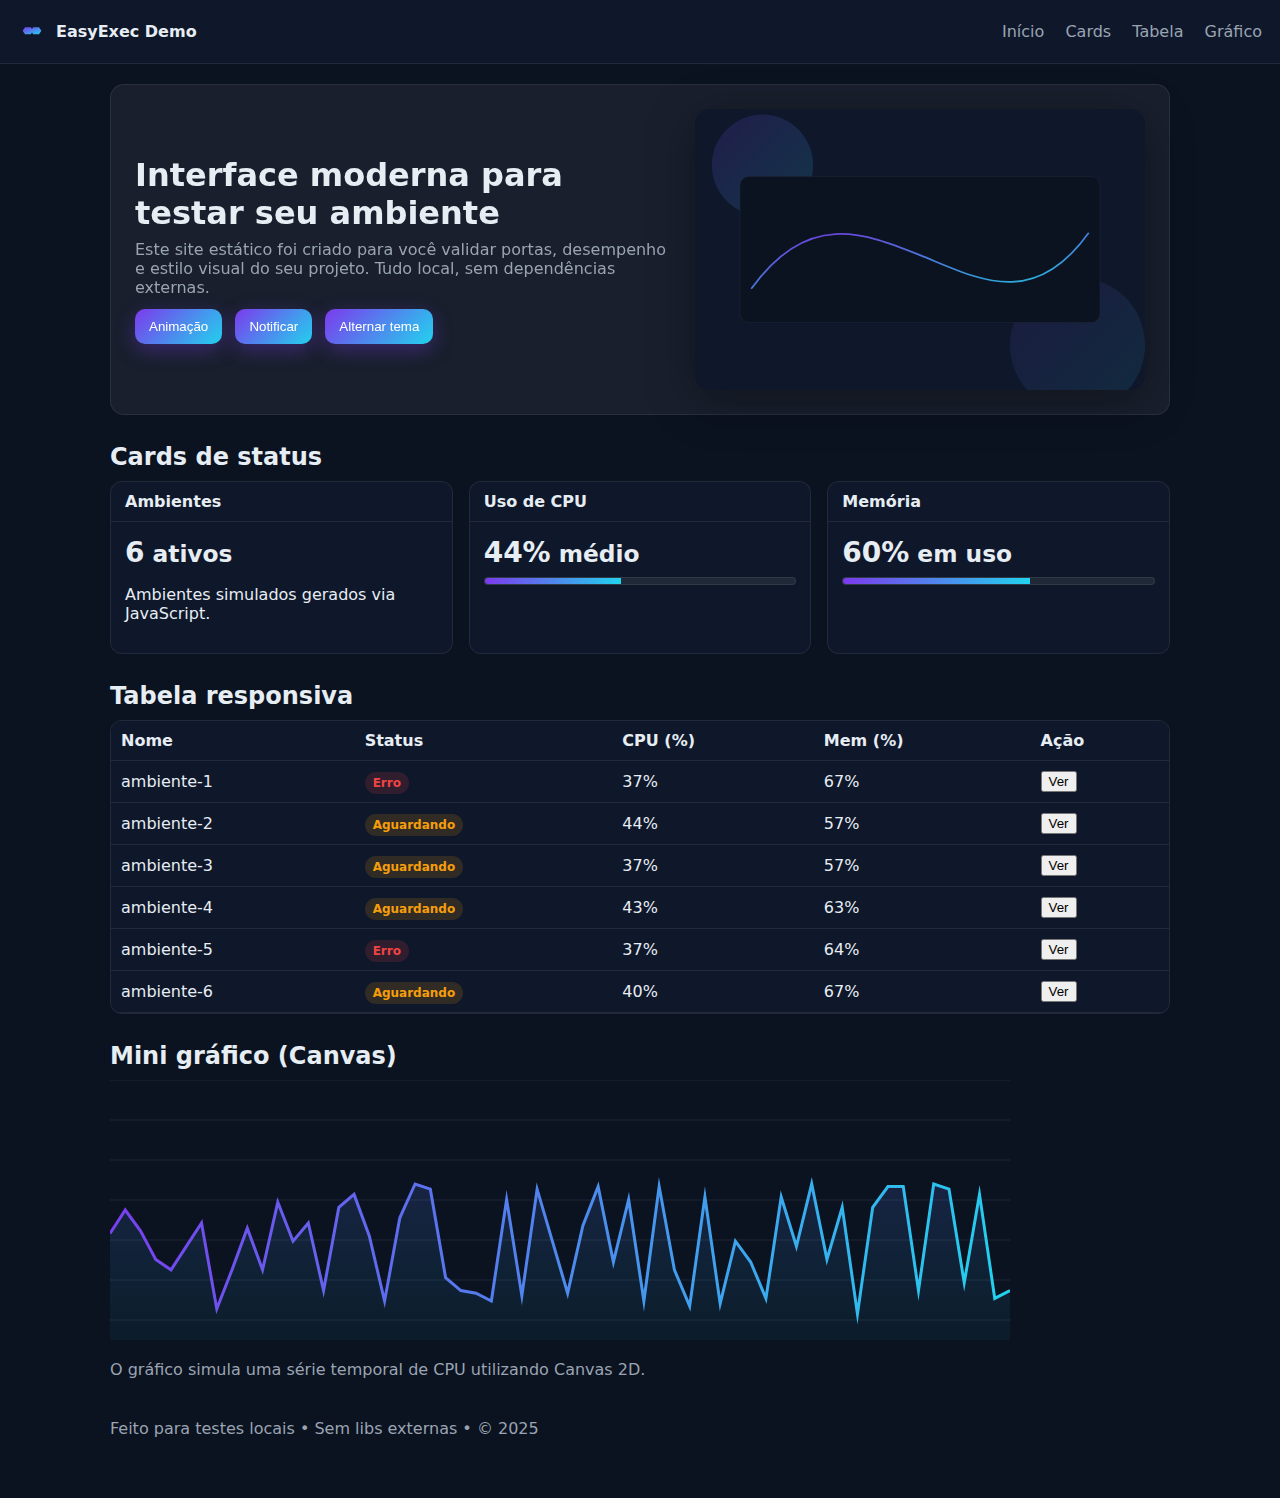
<file: projeto2/scripts/awda_site/site_demo/index.html>
<!doctype html>
<html lang="pt-br">
<head>
  <meta charset="utf-8">
  <meta name="viewport" content="width=device-width, initial-scale=1">
  <title>EasyExec • Demo UI</title>
  <link rel="icon" type="image/svg+xml" href="favicon.svg">
  <link rel="stylesheet" href="styles.css">
</head>
<body>
  <header class="navbar">
    <div class="brand">
      <img src="logo.svg" alt="logo">
      <span>EasyExec Demo</span>
    </div>
    <nav>
      <a href="#inicio">Início</a>
      <a href="#cards">Cards</a>
      <a href="#tabela">Tabela</a>
      <a href="#grafico">Gráfico</a>
    </nav>
  </header>

  <main class="container">
    <section id="inicio" class="hero glass">
      <div class="hero-text">
        <h1>Interface moderna para testar seu ambiente</h1>
        <p>Este site estático foi criado para você validar portas, desempenho e estilo visual do seu projeto. Tudo local, sem dependências externas.</p>
        <div class="cta">
          <button id="btnPulse">Animação</button>
          <button id="btnToast">Notificar</button>
          <button id="btnTheme">Alternar tema</button>
        </div>
      </div>
      <div class="hero-art">
        <img src="hero.svg" alt="art">
      </div>
    </section>

    <section id="cards">
      <h2 class="section-title">Cards de status</h2>
      <div class="grid">
        <div class="card">
          <div class="card-top">Ambientes</div>
          <div class="card-body">
            <div class="stat"><span id="statEnvs">—</span><small>ativos</small></div>
            <p>Ambientes simulados gerados via JavaScript.</p>
          </div>
        </div>
        <div class="card">
          <div class="card-top">Uso de CPU</div>
          <div class="card-body">
            <div class="stat"><span id="statCPU">—%</span><small>médio</small></div>
            <div class="bar"><div id="barCPU"></div></div>
          </div>
        </div>
        <div class="card">
          <div class="card-top">Memória</div>
          <div class="card-body">
            <div class="stat"><span id="statMEM">—%</span><small>em uso</small></div>
            <div class="bar"><div id="barMEM"></div></div>
          </div>
        </div>
      </div>
    </section>

    <section id="tabela">
      <h2 class="section-title">Tabela responsiva</h2>
      <div class="table-wrap">
        <table>
          <thead>
            <tr>
              <th>Nome</th>
              <th>Status</th>
              <th>CPU (%)</th>
              <th>Mem (%)</th>
              <th>Ação</th>
            </tr>
          </thead>
          <tbody id="tableBody">
          </tbody>
        </table>
      </div>
    </section>

    <section id="grafico">
      <h2 class="section-title">Mini gráfico (Canvas)</h2>
      <canvas id="chart" width="900" height="260"></canvas>
      <p class="muted">O gráfico simula uma série temporal de CPU utilizando Canvas 2D.</p>
    </section>
  </main>

  <footer class="footer">
    <span>Feito para testes locais • Sem libs externas • © 2025</span>
  </footer>

  <div id="toast" class="toast">Ação executada!</div>

  <script src="app.js"></script>
</body>
</html>
</file>
<file: projeto2/scripts/awda_site/site_demo/styles.css>
:root{
  --bg:#0b1220; --panel:#0f172a; --muted:#9aa4b2; --text:#e6edf3;
  --brand:#7c3aed; --brand-2:#22d3ee; --ok:#22c55e; --warn:#f59e0b; --bad:#ef4444;
  --glass: rgba(255,255,255,0.06); --border: rgba(255,255,255,0.08);
}
:root.light{
  --bg:#f6f7fb; --panel:#ffffff; --muted:#6b7280; --text:#0f172a;
  --glass: rgba(0,0,0,0.04); --border: rgba(0,0,0,0.08);
}

*{box-sizing:border-box}
html,body{margin:0;padding:0;background:var(--bg);color:var(--text);font-family:Inter,system-ui,Segoe UI,Roboto,Arial,sans-serif}
a{color:inherit;text-decoration:none}
.container{max-width:1100px;margin:84px auto 40px;padding:0 20px}

.navbar{
  position:fixed;top:0;left:0;right:0;height:64px;display:flex;
  align-items:center;justify-content:space-between;padding:0 18px;background:var(--panel);
  border-bottom:1px solid var(--border);z-index:10
}
.navbar .brand{display:flex;gap:10px;align-items:center;font-weight:700}
.navbar img{width:28px;height:28px}
.navbar nav a{margin-left:16px;color:var(--muted)}
.navbar nav a:hover{color:var(--text)}

.hero{display:grid;grid-template-columns:1.2fr 1fr;gap:20px;align-items:center;padding:24px;border:1px solid var(--border);border-radius:14px}
.hero .cta button{
  background:linear-gradient(135deg,var(--brand),var(--brand-2));border:none;color:white;
  padding:10px 14px;margin-right:8px;border-radius:10px;cursor:pointer;box-shadow:0 6px 20px rgba(124,58,237,.35)
}
.hero .cta button:hover{opacity:.95}
.glass{background:var(--glass);backdrop-filter: blur(6px)}

.grid{display:grid;grid-template-columns:repeat(3,1fr);gap:16px}
.card{background:var(--panel);border:1px solid var(--border);border-radius:12px;overflow:hidden}
.card-top{padding:10px 14px;border-bottom:1px solid var(--border);font-weight:600}
.card-body{padding:14px}
.stat{font-size:28px;font-weight:800;display:flex;align-items:baseline;gap:8px;margin-bottom:8px}
.bar{height:8px;background:#1f2937;border-radius:9999px;overflow:hidden;border:1px solid var(--border)}
.bar>div{height:100%;width:0%;background:linear-gradient(90deg,var(--brand),var(--brand-2))}

.table-wrap{background:var(--panel);border:1px solid var(--border);border-radius:12px;overflow:auto}
table{width:100%;border-collapse:collapse}
thead th{position:sticky;top:0;background:var(--panel);border-bottom:1px solid var(--border);padding:10px;text-align:left}
tbody td{padding:10px;border-bottom:1px solid var(--border)}
tbody tr:hover{background:rgba(255,255,255,.03)}
.badge{padding:4px 8px;border-radius:999px;font-size:12px;font-weight:700}
.badge.ok{background:rgba(34,197,94,.15);color:var(--ok)}
.badge.warn{background:rgba(245,158,11,.15);color:var(--warn)}
.badge.bad{background:rgba(239,68,68,.15);color:var(--bad)}

.footer{max-width:1100px;margin:20px auto 60px;padding:0 20px;color:var(--muted)}

.toast{
  position:fixed;bottom:24px;right:24px;background:var(--panel);border:1px solid var(--border);
  padding:10px 14px;border-radius:10px;opacity:0;transform:translateY(10px);transition:.25s;
}
.toast.show{opacity:1;transform:translateY(0)}

.muted{color:var(--muted)}
.section-title{margin:28px 0 10px}
.hero-text h1{margin:0 0 8px}
.hero-text p{color:var(--muted);margin:0 0 12px}
.hero-art img{width:100%;height:auto;display:block;filter:drop-shadow(0 10px 24px rgba(0,0,0,.35))}

@media (max-width: 900px){
  .grid{grid-template-columns:1fr}
  .hero{grid-template-columns:1fr}
}
</file>
